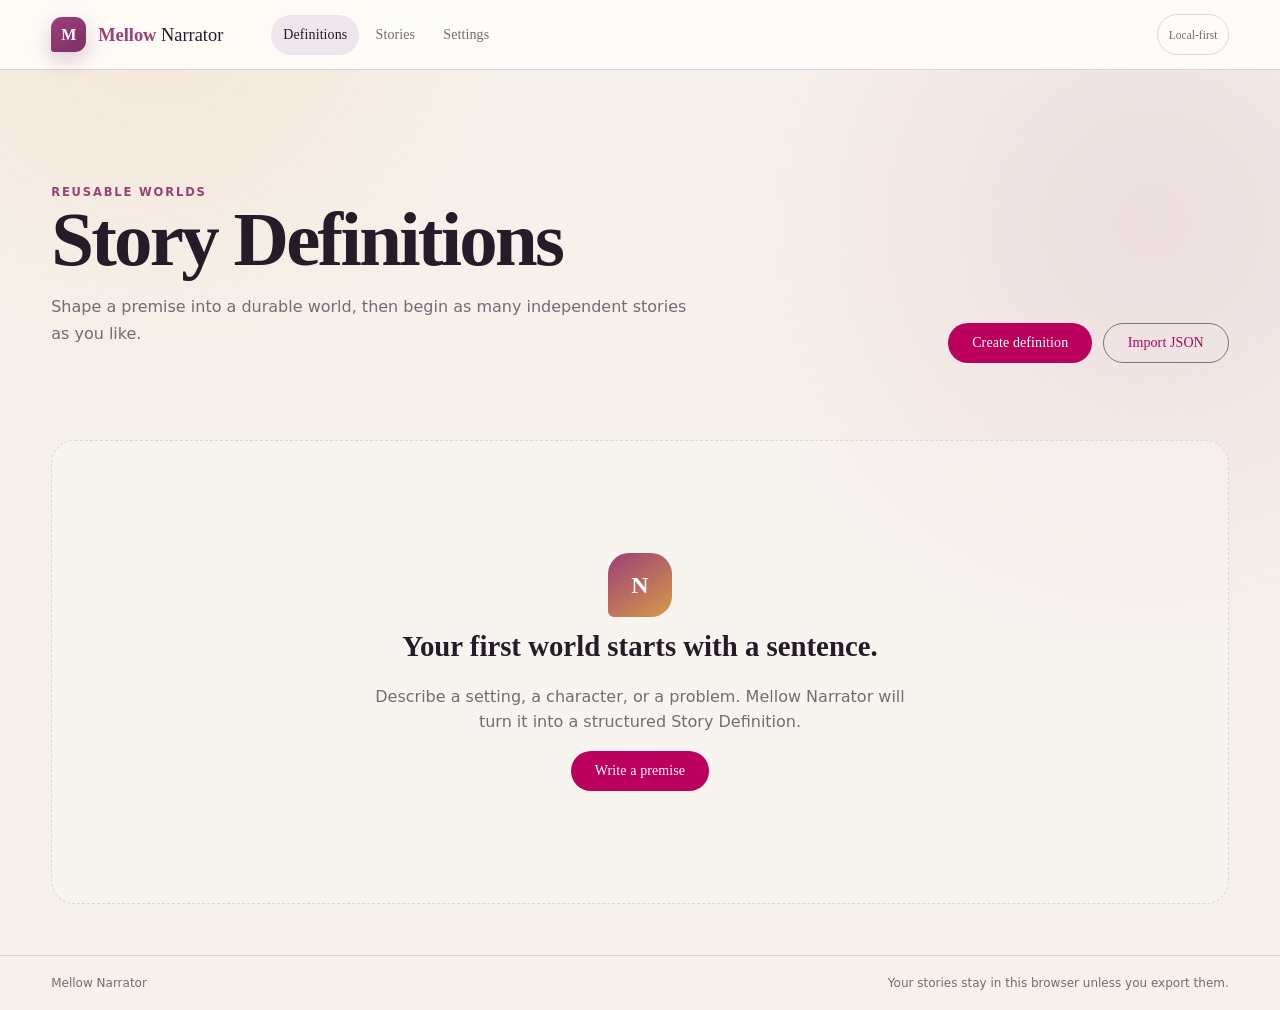
<file: index.html>
<!doctype html>
<html lang="en" data-beasties-container>
<head>
  <meta charset="utf-8">
  <title>Mellow Narrator</title>
  <base href="/">
  <meta name="viewport" content="width=device-width, initial-scale=1">
  <meta name="description" content="Create and play durable, AI-narrated interactive stories in your browser.">
  <meta name="theme-color" content="#24152f">
  <meta property="og:type" content="website">
  <meta property="og:title" content="Mellow Narrator">
  <meta property="og:description" content="Create and play durable, AI-narrated interactive stories in your browser.">
  <meta property="og:image" content="https://mellowdrama81.github.io/mellow-narrator-social.png">
  <meta name="twitter:card" content="summary_large_image">
  <meta name="twitter:title" content="Mellow Narrator">
  <meta name="twitter:description" content="Create and play durable, AI-narrated interactive stories in your browser.">
  <meta name="twitter:image" content="https://mellowdrama81.github.io/mellow-narrator-social.png">
  <link rel="icon" type="image/png" sizes="48x48" href="favicon-48x48.png">
  <link rel="icon" type="image/png" sizes="32x32" href="favicon-32x32.png">
  <link rel="icon" type="image/png" sizes="16x16" href="favicon-16x16.png">
  <link rel="apple-touch-icon" sizes="180x180" href="apple-touch-icon.png">
<style>html{--mat-sys-background:#fff8f8;--mat-sys-error:#ba1a1a;--mat-sys-error-container:#ffdad6;--mat-sys-inverse-on-surface:#faeeef;--mat-sys-inverse-primary:#ffb1c5;--mat-sys-inverse-surface:#352f30;--mat-sys-on-background:#201a1b;--mat-sys-on-error:#ffffff;--mat-sys-on-error-container:#93000a;--mat-sys-on-primary:#ffffff;--mat-sys-on-primary-container:#8f0045;--mat-sys-on-primary-fixed:#3f001b;--mat-sys-on-primary-fixed-variant:#8f0045;--mat-sys-on-secondary:#ffffff;--mat-sys-on-secondary-container:#5b3f46;--mat-sys-on-secondary-fixed:#2b151b;--mat-sys-on-secondary-fixed-variant:#5b3f46;--mat-sys-on-surface:#201a1b;--mat-sys-on-surface-variant:#514346;--mat-sys-on-tertiary:#ffffff;--mat-sys-on-tertiary-container:#930100;--mat-sys-on-tertiary-fixed:#410000;--mat-sys-on-tertiary-fixed-variant:#930100;--mat-sys-outline:#847376;--mat-sys-outline-variant:#d6c2c5;--mat-sys-primary:#ba005c;--mat-sys-primary-container:#ffd9e1;--mat-sys-primary-fixed:#ffd9e1;--mat-sys-primary-fixed-dim:#ffb1c5;--mat-sys-scrim:#000000;--mat-sys-secondary:#74565d;--mat-sys-secondary-container:#ffd9e1;--mat-sys-secondary-fixed:#ffd9e1;--mat-sys-secondary-fixed-dim:#e3bdc5;--mat-sys-shadow:#000000;--mat-sys-surface:#fff8f8;--mat-sys-surface-bright:#fff8f8;--mat-sys-surface-container:#f7ebec;--mat-sys-surface-container-high:#f1e5e6;--mat-sys-surface-container-highest:#ece0e1;--mat-sys-surface-container-low:#fdf1f2;--mat-sys-surface-container-lowest:#ffffff;--mat-sys-surface-dim:#e3d7d8;--mat-sys-surface-tint:#ba005c;--mat-sys-surface-variant:#f3dde1;--mat-sys-tertiary:#c00100;--mat-sys-tertiary-container:#ffdad4;--mat-sys-tertiary-fixed:#ffdad4;--mat-sys-tertiary-fixed-dim:#ffb4a8;--mat-sys-neutral-variant20:#3a2d30;--mat-sys-neutral10:#201a1b;--mat-sys-level0:0px 0px 0px 0px rgba(0, 0, 0, .2), 0px 0px 0px 0px rgba(0, 0, 0, .14), 0px 0px 0px 0px rgba(0, 0, 0, .12);--mat-sys-level1:0px 2px 1px -1px rgba(0, 0, 0, .2), 0px 1px 1px 0px rgba(0, 0, 0, .14), 0px 1px 3px 0px rgba(0, 0, 0, .12);--mat-sys-level2:0px 3px 3px -2px rgba(0, 0, 0, .2), 0px 3px 4px 0px rgba(0, 0, 0, .14), 0px 1px 8px 0px rgba(0, 0, 0, .12);--mat-sys-level3:0px 3px 5px -1px rgba(0, 0, 0, .2), 0px 6px 10px 0px rgba(0, 0, 0, .14), 0px 1px 18px 0px rgba(0, 0, 0, .12);--mat-sys-level4:0px 5px 5px -3px rgba(0, 0, 0, .2), 0px 8px 10px 1px rgba(0, 0, 0, .14), 0px 3px 14px 2px rgba(0, 0, 0, .12);--mat-sys-level5:0px 7px 8px -4px rgba(0, 0, 0, .2), 0px 12px 17px 2px rgba(0, 0, 0, .14), 0px 5px 22px 4px rgba(0, 0, 0, .12);--mat-sys-body-large:400 1rem / 1.5rem Roboto;--mat-sys-body-large-font:Roboto;--mat-sys-body-large-line-height:1.5rem;--mat-sys-body-large-size:1rem;--mat-sys-body-large-tracking:.031rem;--mat-sys-body-large-weight:400;--mat-sys-body-medium:400 .875rem / 1.25rem Roboto;--mat-sys-body-medium-font:Roboto;--mat-sys-body-medium-line-height:1.25rem;--mat-sys-body-medium-size:.875rem;--mat-sys-body-medium-tracking:.016rem;--mat-sys-body-medium-weight:400;--mat-sys-body-small:400 .75rem / 1rem Roboto;--mat-sys-body-small-font:Roboto;--mat-sys-body-small-line-height:1rem;--mat-sys-body-small-size:.75rem;--mat-sys-body-small-tracking:.025rem;--mat-sys-body-small-weight:400;--mat-sys-display-large:400 3.562rem / 4rem Roboto;--mat-sys-display-large-font:Roboto;--mat-sys-display-large-line-height:4rem;--mat-sys-display-large-size:3.562rem;--mat-sys-display-large-tracking:-.016rem;--mat-sys-display-large-weight:400;--mat-sys-display-medium:400 2.812rem / 3.25rem Roboto;--mat-sys-display-medium-font:Roboto;--mat-sys-display-medium-line-height:3.25rem;--mat-sys-display-medium-size:2.812rem;--mat-sys-display-medium-tracking:0;--mat-sys-display-medium-weight:400;--mat-sys-display-small:400 2.25rem / 2.75rem Roboto;--mat-sys-display-small-font:Roboto;--mat-sys-display-small-line-height:2.75rem;--mat-sys-display-small-size:2.25rem;--mat-sys-display-small-tracking:0;--mat-sys-display-small-weight:400;--mat-sys-headline-large:400 2rem / 2.5rem Roboto;--mat-sys-headline-large-font:Roboto;--mat-sys-headline-large-line-height:2.5rem;--mat-sys-headline-large-size:2rem;--mat-sys-headline-large-tracking:0;--mat-sys-headline-large-weight:400;--mat-sys-headline-medium:400 1.75rem / 2.25rem Roboto;--mat-sys-headline-medium-font:Roboto;--mat-sys-headline-medium-line-height:2.25rem;--mat-sys-headline-medium-size:1.75rem;--mat-sys-headline-medium-tracking:0;--mat-sys-headline-medium-weight:400;--mat-sys-headline-small:400 1.5rem / 2rem Roboto;--mat-sys-headline-small-font:Roboto;--mat-sys-headline-small-line-height:2rem;--mat-sys-headline-small-size:1.5rem;--mat-sys-headline-small-tracking:0;--mat-sys-headline-small-weight:400;--mat-sys-label-large:500 .875rem / 1.25rem Roboto;--mat-sys-label-large-font:Roboto;--mat-sys-label-large-line-height:1.25rem;--mat-sys-label-large-size:.875rem;--mat-sys-label-large-tracking:.006rem;--mat-sys-label-large-weight:500;--mat-sys-label-large-weight-prominent:700;--mat-sys-label-medium:500 .75rem / 1rem Roboto;--mat-sys-label-medium-font:Roboto;--mat-sys-label-medium-line-height:1rem;--mat-sys-label-medium-size:.75rem;--mat-sys-label-medium-tracking:.031rem;--mat-sys-label-medium-weight:500;--mat-sys-label-medium-weight-prominent:700;--mat-sys-label-small:500 .688rem / 1rem Roboto;--mat-sys-label-small-font:Roboto;--mat-sys-label-small-line-height:1rem;--mat-sys-label-small-size:.688rem;--mat-sys-label-small-tracking:.031rem;--mat-sys-label-small-weight:500;--mat-sys-title-large:400 1.375rem / 1.75rem Roboto;--mat-sys-title-large-font:Roboto;--mat-sys-title-large-line-height:1.75rem;--mat-sys-title-large-size:1.375rem;--mat-sys-title-large-tracking:0;--mat-sys-title-large-weight:400;--mat-sys-title-medium:500 1rem / 1.5rem Roboto;--mat-sys-title-medium-font:Roboto;--mat-sys-title-medium-line-height:1.5rem;--mat-sys-title-medium-size:1rem;--mat-sys-title-medium-tracking:.009rem;--mat-sys-title-medium-weight:500;--mat-sys-title-small:500 .875rem / 1.25rem Roboto;--mat-sys-title-small-font:Roboto;--mat-sys-title-small-line-height:1.25rem;--mat-sys-title-small-size:.875rem;--mat-sys-title-small-tracking:.006rem;--mat-sys-title-small-weight:500;--mat-sys-corner-extra-large:28px;--mat-sys-corner-extra-large-top:28px 28px 0 0;--mat-sys-corner-extra-small:4px;--mat-sys-corner-extra-small-top:4px 4px 0 0;--mat-sys-corner-full:9999px;--mat-sys-corner-large:16px;--mat-sys-corner-large-end:0 16px 16px 0;--mat-sys-corner-large-start:16px 0 0 16px;--mat-sys-corner-large-top:16px 16px 0 0;--mat-sys-corner-medium:12px;--mat-sys-corner-none:0;--mat-sys-corner-small:8px;--mat-sys-dragged-state-layer-opacity:.16;--mat-sys-focus-state-layer-opacity:.12;--mat-sys-hover-state-layer-opacity:.08;--mat-sys-pressed-state-layer-opacity:.12}:root{--sans:Inter, ui-sans-serif, system-ui, -apple-system, BlinkMacSystemFont, "Segoe UI", sans-serif;--serif:"Iowan Old Style", "Palatino Linotype", Palatino, Georgia, serif;--bg:#f6f1eb;--surface:#fffdfa;--soft:#efe5ed;--text:#261b29;--muted:#746b74;--line:#ded4dc;--accent:#9c3f79;--accent-2:#d89a45;--danger:#b63845;--shadow:0 22px 60px rgba(57, 34, 53, .11)}*{box-sizing:border-box}html{min-height:100%;scroll-behavior:smooth}body{margin:0;min-height:100%;color:var(--text);background:radial-gradient(circle at 12% 0%,rgba(216,154,69,.12),transparent 24rem),radial-gradient(circle at 90% 22%,rgba(156,63,121,.1),transparent 28rem),var(--bg);font-family:var(--sans)}</style><link rel="stylesheet" href="styles-DDJXS6WK.css" media="print" onload="this.media='all'"><noscript><link rel="stylesheet" href="styles-DDJXS6WK.css"></noscript></head>
<body>
  <app-root></app-root>
<link rel="modulepreload" href="chunk-XJY5TUC6.js"><script src="main-OCGNBLAV.js" type="module"></script></body>
</html>
</file>
<file: styles-DDJXS6WK.css>
html{--mat-sys-background: #fff8f8;--mat-sys-error: #ba1a1a;--mat-sys-error-container: #ffdad6;--mat-sys-inverse-on-surface: #faeeef;--mat-sys-inverse-primary: #ffb1c5;--mat-sys-inverse-surface: #352f30;--mat-sys-on-background: #201a1b;--mat-sys-on-error: #ffffff;--mat-sys-on-error-container: #93000a;--mat-sys-on-primary: #ffffff;--mat-sys-on-primary-container: #8f0045;--mat-sys-on-primary-fixed: #3f001b;--mat-sys-on-primary-fixed-variant: #8f0045;--mat-sys-on-secondary: #ffffff;--mat-sys-on-secondary-container: #5b3f46;--mat-sys-on-secondary-fixed: #2b151b;--mat-sys-on-secondary-fixed-variant: #5b3f46;--mat-sys-on-surface: #201a1b;--mat-sys-on-surface-variant: #514346;--mat-sys-on-tertiary: #ffffff;--mat-sys-on-tertiary-container: #930100;--mat-sys-on-tertiary-fixed: #410000;--mat-sys-on-tertiary-fixed-variant: #930100;--mat-sys-outline: #847376;--mat-sys-outline-variant: #d6c2c5;--mat-sys-primary: #ba005c;--mat-sys-primary-container: #ffd9e1;--mat-sys-primary-fixed: #ffd9e1;--mat-sys-primary-fixed-dim: #ffb1c5;--mat-sys-scrim: #000000;--mat-sys-secondary: #74565d;--mat-sys-secondary-container: #ffd9e1;--mat-sys-secondary-fixed: #ffd9e1;--mat-sys-secondary-fixed-dim: #e3bdc5;--mat-sys-shadow: #000000;--mat-sys-surface: #fff8f8;--mat-sys-surface-bright: #fff8f8;--mat-sys-surface-container: #f7ebec;--mat-sys-surface-container-high: #f1e5e6;--mat-sys-surface-container-highest: #ece0e1;--mat-sys-surface-container-low: #fdf1f2;--mat-sys-surface-container-lowest: #ffffff;--mat-sys-surface-dim: #e3d7d8;--mat-sys-surface-tint: #ba005c;--mat-sys-surface-variant: #f3dde1;--mat-sys-tertiary: #c00100;--mat-sys-tertiary-container: #ffdad4;--mat-sys-tertiary-fixed: #ffdad4;--mat-sys-tertiary-fixed-dim: #ffb4a8;--mat-sys-neutral-variant20: #3a2d30;--mat-sys-neutral10: #201a1b;--mat-sys-level0: 0px 0px 0px 0px rgba(0, 0, 0, .2), 0px 0px 0px 0px rgba(0, 0, 0, .14), 0px 0px 0px 0px rgba(0, 0, 0, .12);--mat-sys-level1: 0px 2px 1px -1px rgba(0, 0, 0, .2), 0px 1px 1px 0px rgba(0, 0, 0, .14), 0px 1px 3px 0px rgba(0, 0, 0, .12);--mat-sys-level2: 0px 3px 3px -2px rgba(0, 0, 0, .2), 0px 3px 4px 0px rgba(0, 0, 0, .14), 0px 1px 8px 0px rgba(0, 0, 0, .12);--mat-sys-level3: 0px 3px 5px -1px rgba(0, 0, 0, .2), 0px 6px 10px 0px rgba(0, 0, 0, .14), 0px 1px 18px 0px rgba(0, 0, 0, .12);--mat-sys-level4: 0px 5px 5px -3px rgba(0, 0, 0, .2), 0px 8px 10px 1px rgba(0, 0, 0, .14), 0px 3px 14px 2px rgba(0, 0, 0, .12);--mat-sys-level5: 0px 7px 8px -4px rgba(0, 0, 0, .2), 0px 12px 17px 2px rgba(0, 0, 0, .14), 0px 5px 22px 4px rgba(0, 0, 0, .12);--mat-sys-body-large: 400 1rem / 1.5rem Roboto;--mat-sys-body-large-font: Roboto;--mat-sys-body-large-line-height: 1.5rem;--mat-sys-body-large-size: 1rem;--mat-sys-body-large-tracking: .031rem;--mat-sys-body-large-weight: 400;--mat-sys-body-medium: 400 .875rem / 1.25rem Roboto;--mat-sys-body-medium-font: Roboto;--mat-sys-body-medium-line-height: 1.25rem;--mat-sys-body-medium-size: .875rem;--mat-sys-body-medium-tracking: .016rem;--mat-sys-body-medium-weight: 400;--mat-sys-body-small: 400 .75rem / 1rem Roboto;--mat-sys-body-small-font: Roboto;--mat-sys-body-small-line-height: 1rem;--mat-sys-body-small-size: .75rem;--mat-sys-body-small-tracking: .025rem;--mat-sys-body-small-weight: 400;--mat-sys-display-large: 400 3.562rem / 4rem Roboto;--mat-sys-display-large-font: Roboto;--mat-sys-display-large-line-height: 4rem;--mat-sys-display-large-size: 3.562rem;--mat-sys-display-large-tracking: -.016rem;--mat-sys-display-large-weight: 400;--mat-sys-display-medium: 400 2.812rem / 3.25rem Roboto;--mat-sys-display-medium-font: Roboto;--mat-sys-display-medium-line-height: 3.25rem;--mat-sys-display-medium-size: 2.812rem;--mat-sys-display-medium-tracking: 0;--mat-sys-display-medium-weight: 400;--mat-sys-display-small: 400 2.25rem / 2.75rem Roboto;--mat-sys-display-small-font: Roboto;--mat-sys-display-small-line-height: 2.75rem;--mat-sys-display-small-size: 2.25rem;--mat-sys-display-small-tracking: 0;--mat-sys-display-small-weight: 400;--mat-sys-headline-large: 400 2rem / 2.5rem Roboto;--mat-sys-headline-large-font: Roboto;--mat-sys-headline-large-line-height: 2.5rem;--mat-sys-headline-large-size: 2rem;--mat-sys-headline-large-tracking: 0;--mat-sys-headline-large-weight: 400;--mat-sys-headline-medium: 400 1.75rem / 2.25rem Roboto;--mat-sys-headline-medium-font: Roboto;--mat-sys-headline-medium-line-height: 2.25rem;--mat-sys-headline-medium-size: 1.75rem;--mat-sys-headline-medium-tracking: 0;--mat-sys-headline-medium-weight: 400;--mat-sys-headline-small: 400 1.5rem / 2rem Roboto;--mat-sys-headline-small-font: Roboto;--mat-sys-headline-small-line-height: 2rem;--mat-sys-headline-small-size: 1.5rem;--mat-sys-headline-small-tracking: 0;--mat-sys-headline-small-weight: 400;--mat-sys-label-large: 500 .875rem / 1.25rem Roboto;--mat-sys-label-large-font: Roboto;--mat-sys-label-large-line-height: 1.25rem;--mat-sys-label-large-size: .875rem;--mat-sys-label-large-tracking: .006rem;--mat-sys-label-large-weight: 500;--mat-sys-label-large-weight-prominent: 700;--mat-sys-label-medium: 500 .75rem / 1rem Roboto;--mat-sys-label-medium-font: Roboto;--mat-sys-label-medium-line-height: 1rem;--mat-sys-label-medium-size: .75rem;--mat-sys-label-medium-tracking: .031rem;--mat-sys-label-medium-weight: 500;--mat-sys-label-medium-weight-prominent: 700;--mat-sys-label-small: 500 .688rem / 1rem Roboto;--mat-sys-label-small-font: Roboto;--mat-sys-label-small-line-height: 1rem;--mat-sys-label-small-size: .688rem;--mat-sys-label-small-tracking: .031rem;--mat-sys-label-small-weight: 500;--mat-sys-title-large: 400 1.375rem / 1.75rem Roboto;--mat-sys-title-large-font: Roboto;--mat-sys-title-large-line-height: 1.75rem;--mat-sys-title-large-size: 1.375rem;--mat-sys-title-large-tracking: 0;--mat-sys-title-large-weight: 400;--mat-sys-title-medium: 500 1rem / 1.5rem Roboto;--mat-sys-title-medium-font: Roboto;--mat-sys-title-medium-line-height: 1.5rem;--mat-sys-title-medium-size: 1rem;--mat-sys-title-medium-tracking: .009rem;--mat-sys-title-medium-weight: 500;--mat-sys-title-small: 500 .875rem / 1.25rem Roboto;--mat-sys-title-small-font: Roboto;--mat-sys-title-small-line-height: 1.25rem;--mat-sys-title-small-size: .875rem;--mat-sys-title-small-tracking: .006rem;--mat-sys-title-small-weight: 500;--mat-sys-corner-extra-large: 28px;--mat-sys-corner-extra-large-top: 28px 28px 0 0;--mat-sys-corner-extra-small: 4px;--mat-sys-corner-extra-small-top: 4px 4px 0 0;--mat-sys-corner-full: 9999px;--mat-sys-corner-large: 16px;--mat-sys-corner-large-end: 0 16px 16px 0;--mat-sys-corner-large-start: 16px 0 0 16px;--mat-sys-corner-large-top: 16px 16px 0 0;--mat-sys-corner-medium: 12px;--mat-sys-corner-none: 0;--mat-sys-corner-small: 8px;--mat-sys-dragged-state-layer-opacity: .16;--mat-sys-focus-state-layer-opacity: .12;--mat-sys-hover-state-layer-opacity: .08;--mat-sys-pressed-state-layer-opacity: .12}:root{--sans: Inter, ui-sans-serif, system-ui, -apple-system, BlinkMacSystemFont, "Segoe UI", sans-serif;--serif: "Iowan Old Style", "Palatino Linotype", Palatino, Georgia, serif;--bg: #f6f1eb;--surface: #fffdfa;--soft: #efe5ed;--text: #261b29;--muted: #746b74;--line: #ded4dc;--accent: #9c3f79;--accent-2: #d89a45;--danger: #b63845;--shadow: 0 22px 60px rgba(57, 34, 53, .11)}*{box-sizing:border-box}html{min-height:100%;scroll-behavior:smooth}body{margin:0;min-height:100%;color:var(--text);background:radial-gradient(circle at 12% 0%,rgba(216,154,69,.12),transparent 24rem),radial-gradient(circle at 90% 22%,rgba(156,63,121,.1),transparent 28rem),var(--bg);font-family:var(--sans)}button,input,textarea,select{font:inherit}.mat-mdc-form-field .mat-mdc-input-element:not(:disabled){color:var(--text);-webkit-text-fill-color:var(--text);opacity:1}.mat-mdc-form-field .mat-mdc-input-element::placeholder{color:#6f6370;-webkit-text-fill-color:#6f6370;opacity:1}.mat-mdc-form-field:not(.mat-form-field-disabled) .mat-mdc-floating-label,.mat-mdc-select:not(.mat-mdc-select-disabled) .mat-mdc-select-value{color:#554956}h1,h2,h3,p{overflow-wrap:anywhere}h1{margin:.15rem 0 .55rem;font:700 clamp(2.2rem,6vw,4.8rem)/.98 var(--serif);letter-spacing:-.035em}.eyebrow{margin:0;color:var(--accent);font-size:.72rem;font-weight:800;letter-spacing:.16em;text-transform:uppercase}.lead{max-width:65ch;color:var(--muted);font-size:1.03rem;line-height:1.7}.page-header{display:flex;align-items:end;justify-content:space-between;gap:1rem;margin-bottom:2rem}.page-header h1{font-size:clamp(2rem,5vw,3.6rem)}.back-link{display:inline-block;margin-bottom:1rem;color:var(--muted);text-decoration:none;font-size:.8rem}.hero{display:grid;grid-template-columns:1.3fr .7fr;gap:2rem;align-items:end;padding:clamp(1.5rem,5vw,4rem) 0 clamp(2rem,6vw,5rem)}.hero>div:first-child p:last-child{max-width:650px;color:var(--muted);line-height:1.7}.compact-hero{padding-top:1rem}.hero-actions,.actions{display:flex;flex-wrap:wrap;align-items:center;gap:.65rem}.hero-actions{justify-content:flex-end}.actions.end{justify-content:flex-end;margin-top:1rem}.card-grid{display:grid;grid-template-columns:repeat(auto-fit,minmax(min(100%,360px),1fr));gap:1.2rem}.story-card,.feature-card,.prompt-card,.editor-card,.row-card{border:1px solid var(--line)!important;background:color-mix(in srgb,var(--surface) 94%,transparent)!important;box-shadow:none!important;border-radius:20px!important;overflow:hidden}.story-card{transition:transform .18s ease,box-shadow .18s ease}.story-card:hover{transform:translateY(-3px);box-shadow:var(--shadow)!important}.story-card mat-card-content>p{display:-webkit-box;-webkit-line-clamp:4;-webkit-box-orient:vertical;overflow:hidden;color:var(--muted);line-height:1.55;min-height:6.2em}.story-card mat-card-actions{flex-wrap:wrap;padding:.8rem 1rem 1rem}.monogram{display:grid;place-items:center;border-radius:12px 12px 12px 3px;color:#fff;background:linear-gradient(145deg,var(--accent),#5c2951);font:700 1rem var(--serif)}.monogram.amber{background:linear-gradient(145deg,var(--accent-2),#9d5d2c)}.feature-card,.prompt-card,.editor-card{margin-bottom:1.25rem}.feature-card mat-card-content,.prompt-card mat-card-content,.editor-card mat-card-content{padding-top:1rem}.form-grid{display:grid;grid-template-columns:1.25fr 1fr 1fr;gap:1rem}.form-grid.compact{grid-template-columns:repeat(auto-fit,minmax(210px,1fr))}.form-grid .wide{grid-column:span 1}.editor-fields,.prompt-card mat-card-content{display:flex;flex-direction:column}.prompt-card{max-width:900px;margin-inline:auto}.prompt-card mat-form-field{width:100%}.rename{width:100%;margin-top:1rem}.empty-state{display:grid;justify-items:center;text-align:center;padding:clamp(3rem,9vw,7rem) 1rem;border:1px dashed var(--line);border-radius:24px;background:#ffffff47}.empty-state h2{margin:.8rem 0 .3rem;font:700 1.8rem var(--serif)}.empty-state p{max-width:560px;color:var(--muted);line-height:1.6}.empty-mark{display:grid;place-items:center;width:64px;height:64px;border-radius:21px 21px 21px 6px;color:#fff;background:linear-gradient(145deg,var(--accent),var(--accent-2));font:700 1.5rem var(--serif)}.notice{margin:1.25rem 0 0;padding:1rem;color:var(--muted);background:var(--soft);border-radius:12px;font-size:.82rem;line-height:1.5}.storage-warning{margin:0 0 1rem;color:#6d421f;background:#fff0d9;border:1px solid #e7c796}.danger{color:var(--danger)!important}.list-stack{display:grid;gap:.8rem}.row-card mat-card-content{display:flex;justify-content:space-between;align-items:center;gap:1rem;padding:1.1rem 1.25rem}.row-card h2{margin:.5rem 0 .2rem;font:700 1.25rem var(--serif)}.row-card p{margin:0;color:var(--muted);font-size:.8rem}mat-progress-bar{margin-bottom:1rem;border-radius:999px}mat-expansion-panel{background:var(--surface)!important}@media(max-width:800px){.hero{grid-template-columns:1fr;padding-top:1rem}.hero-actions{justify-content:flex-start}.page-header{align-items:flex-start;flex-direction:column}.form-grid{grid-template-columns:1fr}.row-card mat-card-content{align-items:flex-start;flex-direction:column}}
</file>
<file: narrator/styles-DDJXS6WK.css>
html{--mat-sys-background: #fff8f8;--mat-sys-error: #ba1a1a;--mat-sys-error-container: #ffdad6;--mat-sys-inverse-on-surface: #faeeef;--mat-sys-inverse-primary: #ffb1c5;--mat-sys-inverse-surface: #352f30;--mat-sys-on-background: #201a1b;--mat-sys-on-error: #ffffff;--mat-sys-on-error-container: #93000a;--mat-sys-on-primary: #ffffff;--mat-sys-on-primary-container: #8f0045;--mat-sys-on-primary-fixed: #3f001b;--mat-sys-on-primary-fixed-variant: #8f0045;--mat-sys-on-secondary: #ffffff;--mat-sys-on-secondary-container: #5b3f46;--mat-sys-on-secondary-fixed: #2b151b;--mat-sys-on-secondary-fixed-variant: #5b3f46;--mat-sys-on-surface: #201a1b;--mat-sys-on-surface-variant: #514346;--mat-sys-on-tertiary: #ffffff;--mat-sys-on-tertiary-container: #930100;--mat-sys-on-tertiary-fixed: #410000;--mat-sys-on-tertiary-fixed-variant: #930100;--mat-sys-outline: #847376;--mat-sys-outline-variant: #d6c2c5;--mat-sys-primary: #ba005c;--mat-sys-primary-container: #ffd9e1;--mat-sys-primary-fixed: #ffd9e1;--mat-sys-primary-fixed-dim: #ffb1c5;--mat-sys-scrim: #000000;--mat-sys-secondary: #74565d;--mat-sys-secondary-container: #ffd9e1;--mat-sys-secondary-fixed: #ffd9e1;--mat-sys-secondary-fixed-dim: #e3bdc5;--mat-sys-shadow: #000000;--mat-sys-surface: #fff8f8;--mat-sys-surface-bright: #fff8f8;--mat-sys-surface-container: #f7ebec;--mat-sys-surface-container-high: #f1e5e6;--mat-sys-surface-container-highest: #ece0e1;--mat-sys-surface-container-low: #fdf1f2;--mat-sys-surface-container-lowest: #ffffff;--mat-sys-surface-dim: #e3d7d8;--mat-sys-surface-tint: #ba005c;--mat-sys-surface-variant: #f3dde1;--mat-sys-tertiary: #c00100;--mat-sys-tertiary-container: #ffdad4;--mat-sys-tertiary-fixed: #ffdad4;--mat-sys-tertiary-fixed-dim: #ffb4a8;--mat-sys-neutral-variant20: #3a2d30;--mat-sys-neutral10: #201a1b;--mat-sys-level0: 0px 0px 0px 0px rgba(0, 0, 0, .2), 0px 0px 0px 0px rgba(0, 0, 0, .14), 0px 0px 0px 0px rgba(0, 0, 0, .12);--mat-sys-level1: 0px 2px 1px -1px rgba(0, 0, 0, .2), 0px 1px 1px 0px rgba(0, 0, 0, .14), 0px 1px 3px 0px rgba(0, 0, 0, .12);--mat-sys-level2: 0px 3px 3px -2px rgba(0, 0, 0, .2), 0px 3px 4px 0px rgba(0, 0, 0, .14), 0px 1px 8px 0px rgba(0, 0, 0, .12);--mat-sys-level3: 0px 3px 5px -1px rgba(0, 0, 0, .2), 0px 6px 10px 0px rgba(0, 0, 0, .14), 0px 1px 18px 0px rgba(0, 0, 0, .12);--mat-sys-level4: 0px 5px 5px -3px rgba(0, 0, 0, .2), 0px 8px 10px 1px rgba(0, 0, 0, .14), 0px 3px 14px 2px rgba(0, 0, 0, .12);--mat-sys-level5: 0px 7px 8px -4px rgba(0, 0, 0, .2), 0px 12px 17px 2px rgba(0, 0, 0, .14), 0px 5px 22px 4px rgba(0, 0, 0, .12);--mat-sys-body-large: 400 1rem / 1.5rem Roboto;--mat-sys-body-large-font: Roboto;--mat-sys-body-large-line-height: 1.5rem;--mat-sys-body-large-size: 1rem;--mat-sys-body-large-tracking: .031rem;--mat-sys-body-large-weight: 400;--mat-sys-body-medium: 400 .875rem / 1.25rem Roboto;--mat-sys-body-medium-font: Roboto;--mat-sys-body-medium-line-height: 1.25rem;--mat-sys-body-medium-size: .875rem;--mat-sys-body-medium-tracking: .016rem;--mat-sys-body-medium-weight: 400;--mat-sys-body-small: 400 .75rem / 1rem Roboto;--mat-sys-body-small-font: Roboto;--mat-sys-body-small-line-height: 1rem;--mat-sys-body-small-size: .75rem;--mat-sys-body-small-tracking: .025rem;--mat-sys-body-small-weight: 400;--mat-sys-display-large: 400 3.562rem / 4rem Roboto;--mat-sys-display-large-font: Roboto;--mat-sys-display-large-line-height: 4rem;--mat-sys-display-large-size: 3.562rem;--mat-sys-display-large-tracking: -.016rem;--mat-sys-display-large-weight: 400;--mat-sys-display-medium: 400 2.812rem / 3.25rem Roboto;--mat-sys-display-medium-font: Roboto;--mat-sys-display-medium-line-height: 3.25rem;--mat-sys-display-medium-size: 2.812rem;--mat-sys-display-medium-tracking: 0;--mat-sys-display-medium-weight: 400;--mat-sys-display-small: 400 2.25rem / 2.75rem Roboto;--mat-sys-display-small-font: Roboto;--mat-sys-display-small-line-height: 2.75rem;--mat-sys-display-small-size: 2.25rem;--mat-sys-display-small-tracking: 0;--mat-sys-display-small-weight: 400;--mat-sys-headline-large: 400 2rem / 2.5rem Roboto;--mat-sys-headline-large-font: Roboto;--mat-sys-headline-large-line-height: 2.5rem;--mat-sys-headline-large-size: 2rem;--mat-sys-headline-large-tracking: 0;--mat-sys-headline-large-weight: 400;--mat-sys-headline-medium: 400 1.75rem / 2.25rem Roboto;--mat-sys-headline-medium-font: Roboto;--mat-sys-headline-medium-line-height: 2.25rem;--mat-sys-headline-medium-size: 1.75rem;--mat-sys-headline-medium-tracking: 0;--mat-sys-headline-medium-weight: 400;--mat-sys-headline-small: 400 1.5rem / 2rem Roboto;--mat-sys-headline-small-font: Roboto;--mat-sys-headline-small-line-height: 2rem;--mat-sys-headline-small-size: 1.5rem;--mat-sys-headline-small-tracking: 0;--mat-sys-headline-small-weight: 400;--mat-sys-label-large: 500 .875rem / 1.25rem Roboto;--mat-sys-label-large-font: Roboto;--mat-sys-label-large-line-height: 1.25rem;--mat-sys-label-large-size: .875rem;--mat-sys-label-large-tracking: .006rem;--mat-sys-label-large-weight: 500;--mat-sys-label-large-weight-prominent: 700;--mat-sys-label-medium: 500 .75rem / 1rem Roboto;--mat-sys-label-medium-font: Roboto;--mat-sys-label-medium-line-height: 1rem;--mat-sys-label-medium-size: .75rem;--mat-sys-label-medium-tracking: .031rem;--mat-sys-label-medium-weight: 500;--mat-sys-label-medium-weight-prominent: 700;--mat-sys-label-small: 500 .688rem / 1rem Roboto;--mat-sys-label-small-font: Roboto;--mat-sys-label-small-line-height: 1rem;--mat-sys-label-small-size: .688rem;--mat-sys-label-small-tracking: .031rem;--mat-sys-label-small-weight: 500;--mat-sys-title-large: 400 1.375rem / 1.75rem Roboto;--mat-sys-title-large-font: Roboto;--mat-sys-title-large-line-height: 1.75rem;--mat-sys-title-large-size: 1.375rem;--mat-sys-title-large-tracking: 0;--mat-sys-title-large-weight: 400;--mat-sys-title-medium: 500 1rem / 1.5rem Roboto;--mat-sys-title-medium-font: Roboto;--mat-sys-title-medium-line-height: 1.5rem;--mat-sys-title-medium-size: 1rem;--mat-sys-title-medium-tracking: .009rem;--mat-sys-title-medium-weight: 500;--mat-sys-title-small: 500 .875rem / 1.25rem Roboto;--mat-sys-title-small-font: Roboto;--mat-sys-title-small-line-height: 1.25rem;--mat-sys-title-small-size: .875rem;--mat-sys-title-small-tracking: .006rem;--mat-sys-title-small-weight: 500;--mat-sys-corner-extra-large: 28px;--mat-sys-corner-extra-large-top: 28px 28px 0 0;--mat-sys-corner-extra-small: 4px;--mat-sys-corner-extra-small-top: 4px 4px 0 0;--mat-sys-corner-full: 9999px;--mat-sys-corner-large: 16px;--mat-sys-corner-large-end: 0 16px 16px 0;--mat-sys-corner-large-start: 16px 0 0 16px;--mat-sys-corner-large-top: 16px 16px 0 0;--mat-sys-corner-medium: 12px;--mat-sys-corner-none: 0;--mat-sys-corner-small: 8px;--mat-sys-dragged-state-layer-opacity: .16;--mat-sys-focus-state-layer-opacity: .12;--mat-sys-hover-state-layer-opacity: .08;--mat-sys-pressed-state-layer-opacity: .12}:root{--sans: Inter, ui-sans-serif, system-ui, -apple-system, BlinkMacSystemFont, "Segoe UI", sans-serif;--serif: "Iowan Old Style", "Palatino Linotype", Palatino, Georgia, serif;--bg: #f6f1eb;--surface: #fffdfa;--soft: #efe5ed;--text: #261b29;--muted: #746b74;--line: #ded4dc;--accent: #9c3f79;--accent-2: #d89a45;--danger: #b63845;--shadow: 0 22px 60px rgba(57, 34, 53, .11)}*{box-sizing:border-box}html{min-height:100%;scroll-behavior:smooth}body{margin:0;min-height:100%;color:var(--text);background:radial-gradient(circle at 12% 0%,rgba(216,154,69,.12),transparent 24rem),radial-gradient(circle at 90% 22%,rgba(156,63,121,.1),transparent 28rem),var(--bg);font-family:var(--sans)}button,input,textarea,select{font:inherit}.mat-mdc-form-field .mat-mdc-input-element:not(:disabled){color:var(--text);-webkit-text-fill-color:var(--text);opacity:1}.mat-mdc-form-field .mat-mdc-input-element::placeholder{color:#6f6370;-webkit-text-fill-color:#6f6370;opacity:1}.mat-mdc-form-field:not(.mat-form-field-disabled) .mat-mdc-floating-label,.mat-mdc-select:not(.mat-mdc-select-disabled) .mat-mdc-select-value{color:#554956}h1,h2,h3,p{overflow-wrap:anywhere}h1{margin:.15rem 0 .55rem;font:700 clamp(2.2rem,6vw,4.8rem)/.98 var(--serif);letter-spacing:-.035em}.eyebrow{margin:0;color:var(--accent);font-size:.72rem;font-weight:800;letter-spacing:.16em;text-transform:uppercase}.lead{max-width:65ch;color:var(--muted);font-size:1.03rem;line-height:1.7}.page-header{display:flex;align-items:end;justify-content:space-between;gap:1rem;margin-bottom:2rem}.page-header h1{font-size:clamp(2rem,5vw,3.6rem)}.back-link{display:inline-block;margin-bottom:1rem;color:var(--muted);text-decoration:none;font-size:.8rem}.hero{display:grid;grid-template-columns:1.3fr .7fr;gap:2rem;align-items:end;padding:clamp(1.5rem,5vw,4rem) 0 clamp(2rem,6vw,5rem)}.hero>div:first-child p:last-child{max-width:650px;color:var(--muted);line-height:1.7}.compact-hero{padding-top:1rem}.hero-actions,.actions{display:flex;flex-wrap:wrap;align-items:center;gap:.65rem}.hero-actions{justify-content:flex-end}.actions.end{justify-content:flex-end;margin-top:1rem}.card-grid{display:grid;grid-template-columns:repeat(auto-fit,minmax(min(100%,360px),1fr));gap:1.2rem}.story-card,.feature-card,.prompt-card,.editor-card,.row-card{border:1px solid var(--line)!important;background:color-mix(in srgb,var(--surface) 94%,transparent)!important;box-shadow:none!important;border-radius:20px!important;overflow:hidden}.story-card{transition:transform .18s ease,box-shadow .18s ease}.story-card:hover{transform:translateY(-3px);box-shadow:var(--shadow)!important}.story-card mat-card-content>p{display:-webkit-box;-webkit-line-clamp:4;-webkit-box-orient:vertical;overflow:hidden;color:var(--muted);line-height:1.55;min-height:6.2em}.story-card mat-card-actions{flex-wrap:wrap;padding:.8rem 1rem 1rem}.monogram{display:grid;place-items:center;border-radius:12px 12px 12px 3px;color:#fff;background:linear-gradient(145deg,var(--accent),#5c2951);font:700 1rem var(--serif)}.monogram.amber{background:linear-gradient(145deg,var(--accent-2),#9d5d2c)}.feature-card,.prompt-card,.editor-card{margin-bottom:1.25rem}.feature-card mat-card-content,.prompt-card mat-card-content,.editor-card mat-card-content{padding-top:1rem}.form-grid{display:grid;grid-template-columns:1.25fr 1fr 1fr;gap:1rem}.form-grid.compact{grid-template-columns:repeat(auto-fit,minmax(210px,1fr))}.form-grid .wide{grid-column:span 1}.editor-fields,.prompt-card mat-card-content{display:flex;flex-direction:column}.prompt-card{max-width:900px;margin-inline:auto}.prompt-card mat-form-field{width:100%}.rename{width:100%;margin-top:1rem}.empty-state{display:grid;justify-items:center;text-align:center;padding:clamp(3rem,9vw,7rem) 1rem;border:1px dashed var(--line);border-radius:24px;background:#ffffff47}.empty-state h2{margin:.8rem 0 .3rem;font:700 1.8rem var(--serif)}.empty-state p{max-width:560px;color:var(--muted);line-height:1.6}.empty-mark{display:grid;place-items:center;width:64px;height:64px;border-radius:21px 21px 21px 6px;color:#fff;background:linear-gradient(145deg,var(--accent),var(--accent-2));font:700 1.5rem var(--serif)}.notice{margin:1.25rem 0 0;padding:1rem;color:var(--muted);background:var(--soft);border-radius:12px;font-size:.82rem;line-height:1.5}.storage-warning{margin:0 0 1rem;color:#6d421f;background:#fff0d9;border:1px solid #e7c796}.danger{color:var(--danger)!important}.list-stack{display:grid;gap:.8rem}.row-card mat-card-content{display:flex;justify-content:space-between;align-items:center;gap:1rem;padding:1.1rem 1.25rem}.row-card h2{margin:.5rem 0 .2rem;font:700 1.25rem var(--serif)}.row-card p{margin:0;color:var(--muted);font-size:.8rem}mat-progress-bar{margin-bottom:1rem;border-radius:999px}mat-expansion-panel{background:var(--surface)!important}@media(max-width:800px){.hero{grid-template-columns:1fr;padding-top:1rem}.hero-actions{justify-content:flex-start}.page-header{align-items:flex-start;flex-direction:column}.form-grid{grid-template-columns:1fr}.row-card mat-card-content{align-items:flex-start;flex-direction:column}}
</file>
